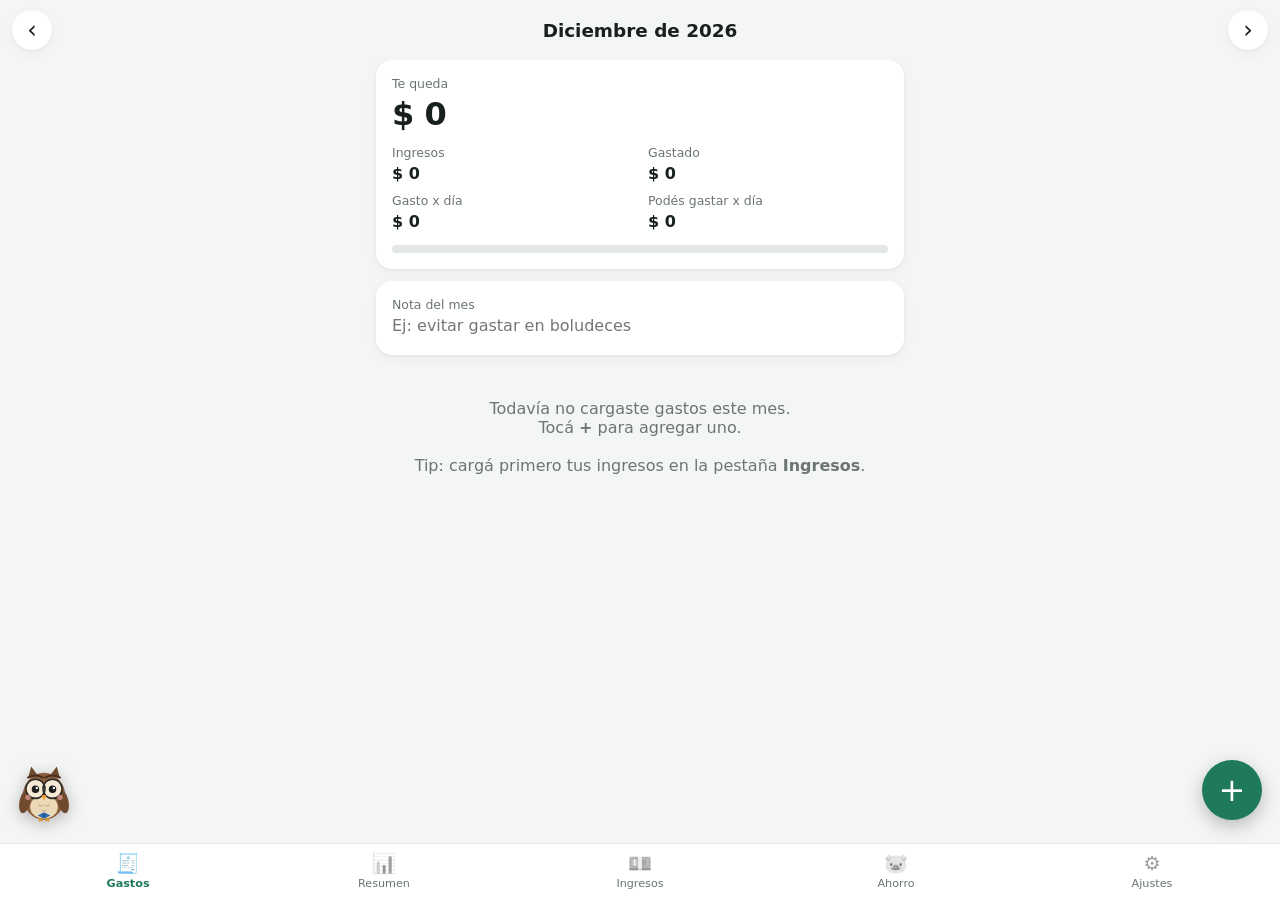
<file: index.html>
<!doctype html>
<html lang="es">
<head>
<meta charset="utf-8">
<meta name="viewport" content="width=device-width, initial-scale=1, viewport-fit=cover">
<title>Mis Gastos</title>
<meta name="theme-color" content="#1f7a5a">
<meta name="apple-mobile-web-app-capable" content="yes">
<meta name="apple-mobile-web-app-status-bar-style" content="default">
<meta name="apple-mobile-web-app-title" content="Gastos">
<link rel="manifest" href="manifest.webmanifest">
<link rel="icon" href="icon.svg" type="image/svg+xml">
<link rel="apple-touch-icon" href="icon-192.png">
<link rel="stylesheet" href="styles.css">
</head>
<body>
<header class="top">
  <button class="nav-btn" id="prevMonth" aria-label="Mes anterior">‹</button>
  <h1 id="monthTitle">Mes</h1>
  <button class="nav-btn" id="nextMonth" aria-label="Mes siguiente">›</button>
</header>

<main>
  <!-- GASTOS -->
  <section class="view" id="view-gastos">
    <div class="summary card">
      <div class="sum-main">
        <span class="label">Te queda</span>
        <span class="big" id="sumRestante">$0</span>
      </div>
      <div class="sum-grid">
        <div><span class="label">Ingresos</span><b id="sumIngresos">$0</b></div>
        <div><span class="label">Gastado</span><b id="sumGastado">$0</b></div>
        <div><span class="label">Gasto x día</span><b id="sumPorDia">$0</b></div>
        <div><span class="label">Podés gastar x día</span><b id="sumDisponibleDia">$0</b></div>
      </div>
      <div class="bar"><div class="bar-fill" id="sumBar"></div></div>
    </div>
    <div class="note-box card" id="monthNoteBox">
      <label class="label" for="monthNote">Nota del mes</label>
      <textarea id="monthNote" rows="1" placeholder="Ej: evitar gastar en boludeces"></textarea>
    </div>
    <div id="gastosList"></div>
  </section>

  <!-- RESUMEN -->
  <section class="view" id="view-resumen" hidden>
    <div class="card">
      <h2>🦉 Tu plan de mejora</h2>
      <div id="planList"></div>
      <div id="planLogrados"></div>
    </div>
    <div class="card">
      <h2>Informes de fin de mes</h2>
      <div id="informesList"></div>
      <button class="btn ghost full" id="informePreliminar">Ver cómo viene este mes</button>
    </div>
    <div class="card">
      <h2>Por categoría</h2>
      <div id="catBreakdown"></div>
    </div>
    <div class="card">
      <h2>Cuánto quedó cada mes</h2>
      <div id="monthsHistory"></div>
    </div>
  </section>

  <!-- INGRESOS -->
  <section class="view" id="view-ingresos" hidden>
    <div class="card">
      <h2>Ingresos del mes</h2>
      <div id="ingresosList"></div>
      <button class="btn secondary full" id="addIngreso">+ Agregar ingreso</button>
      <button class="btn ghost full" id="copyIngresos">Copiar ingresos del mes anterior</button>
    </div>
    <div class="card">
      <h2>Gastos fijos</h2>
      <p class="muted">Copiá los gastos marcados como fijos (alquiler, expensas, servicios…) del mes anterior a este mes.</p>
      <button class="btn ghost full" id="copyFijos">Copiar gastos fijos del mes anterior</button>
    </div>
  </section>

  <!-- AHORRO -->
  <section class="view" id="view-ahorro" hidden>
    <div class="summary card">
      <div class="sum-main">
        <span class="label">Ahorro total</span>
        <span class="big" id="ahorroTotal">0</span>
      </div>
      <div id="ahorroOtras" class="muted"></div>
    </div>
    <div class="card">
      <div id="ahorrosList"></div>
      <button class="btn secondary full" id="addAhorro">+ Agregar cuenta de ahorro</button>
    </div>
  </section>

  <!-- AJUSTES -->
  <section class="view" id="view-ajustes" hidden>
    <div class="card">
      <h2>🦉 Tu estratega</h2>
      <label class="label" for="metaAhorro">Meta de ahorro (% de tus ingresos)</label>
      <input id="metaAhorro" type="number" inputmode="numeric" min="0" max="80" step="1">
      <p class="muted small" style="margin-bottom:14px">Con 10% ya estás muy bien. Si un mes no da, poné 0: Benito no te va a apurar.</p>
      <label class="label" for="inflacion">Inflación mensual estimada (%)</label>
      <input id="inflacion" type="text" inputmode="decimal" autocomplete="off">
      <p class="muted small" style="margin-bottom:14px">Benito la usa para comparar meses sin contarte los aumentos como si fueran gasto de más. Actualizala cuando salga el dato del INDEC (septiembre 2026: 1,9%).</p>
      <label class="check"><input id="hablarAlAbrir" type="checkbox"> Que el chat con Benito se abra solo al entrar a la app</label>
      <p class="muted small">Si no lo tildás, Benito solo muestra un puntito cuando tiene un informe nuevo. Le hablás cuando quieras.</p>
    </div>
    <div class="card">
      <h2>Sincronizar con GitHub</h2>
      <p class="muted">Guarda tus datos en un <i>Gist secreto</i> de tu cuenta de GitHub. Conectá la compu y el celu con tu token y lo que cargues en uno aparece en el otro.</p>
      <label class="label" for="ghToken">Token de GitHub (permiso "gist")</label>
      <input id="ghToken" type="password" autocomplete="off" placeholder="ghp_...">
      <label class="label" for="ghGist">ID del Gist (se completa solo)</label>
      <input id="ghGist" type="text" autocomplete="off" placeholder="dejalo vacío">
      <div class="row">
        <button class="btn primary grow" id="ghSave">Conectar</button>
        <button class="btn ghost" id="ghDisconnect">Desconectar</button>
      </div>
      <button class="btn secondary full" id="ghSyncNow">Sincronizar ahora</button>
      <p class="muted small" id="ghStatus"></p>
      <p class="muted small" id="ghInfo"></p>
    </div>
    <div class="card">
      <h2>Categorías</h2>
      <div id="catsEdit" class="chips"></div>
      <div class="row">
        <input id="newCat" type="text" placeholder="Nueva categoría">
        <button class="btn secondary" id="addCat">Agregar</button>
      </div>
    </div>
    <div class="card">
      <h2>Exportar / importar</h2>
      <button class="btn ghost full" id="exportCsv">Descargar este mes en CSV (Excel)</button>
      <button class="btn ghost full" id="exportJson">Descargar backup completo (JSON)</button>
      <label class="btn ghost full file-btn">Importar backup (JSON)
        <input type="file" id="importJson" accept="application/json,.json" hidden>
      </label>
    </div>
  </section>
</main>

<button class="fab" id="fab" aria-label="Cargar gasto">+</button>

<nav class="tabs">
  <button data-view="gastos" class="active"><span>🧾</span>Gastos</button>
  <button data-view="resumen"><span>📊</span>Resumen</button>
  <button data-view="ingresos"><span>💵</span>Ingresos</button>
  <button data-view="ahorro"><span>🐷</span>Ahorro</button>
  <button data-view="ajustes"><span>⚙️</span>Ajustes</button>
</nav>

<!-- Hoja para cargar/editar -->
<div class="sheet-backdrop" id="sheetBackdrop" hidden></div>
<form class="sheet" id="sheet" hidden autocomplete="off">
  <div class="sheet-handle"></div>
  <h2 id="sheetTitle">Nuevo gasto</h2>
  <div id="sheetBody"></div>
  <div class="row">
    <button type="button" class="btn danger" id="sheetDelete" hidden>Borrar</button>
    <button type="button" class="btn ghost" id="sheetCancel">Cancelar</button>
    <button type="submit" class="btn primary grow">Guardar</button>
  </div>
</form>

<div class="toast" id="toast" hidden></div>

<!-- Informe mensual -->
<div class="panel" id="informePanel" hidden>
  <div class="panel-top">
    <b>Informe mensual</b>
    <button class="nav-btn" id="informeCerrar" aria-label="Cerrar">✕</button>
  </div>
  <div class="panel-body" id="informeBody"></div>
</div>

<script src="asesor.js"></script>
<script src="benito-chat.js"></script>
<script src="app.js"></script>
</body>
</html>
</file>
<file: styles.css>
:root {
  --bg: #f4f6f5;
  --card: #ffffff;
  --text: #17201c;
  --muted: #6b7672;
  --line: #e3e8e6;
  --primary: #1f7a5a;
  --primary-soft: #e3f2ec;
  --danger: #c0392b;
  --warn: #d98c1f;
  --shadow: 0 1px 3px rgba(0,0,0,.06), 0 4px 14px rgba(0,0,0,.04);
  color-scheme: light;
}
@media (prefers-color-scheme: dark) {
  :root {
    --bg: #101513;
    --card: #19201d;
    --text: #e8eeeb;
    --muted: #93a09b;
    --line: #2a3430;
    --primary: #3fb58a;
    --primary-soft: #1d3a2f;
    --danger: #ef6b5b;
    --warn: #f0a83e;
    --shadow: none;
    color-scheme: dark;
  }
}
* { box-sizing: border-box; }
html, body { margin: 0; }
body {
  font-family: system-ui, -apple-system, "Segoe UI", Roboto, sans-serif;
  background: var(--bg);
  color: var(--text);
  font-size: 16px;
  -webkit-tap-highlight-color: transparent;
  padding-bottom: calc(80px + env(safe-area-inset-bottom));
}
button, input, select, textarea { font: inherit; color: inherit; }

.top {
  position: sticky; top: 0; z-index: 5;
  display: flex; align-items: center; justify-content: space-between;
  padding: calc(10px + env(safe-area-inset-top)) 12px 10px;
  background: var(--bg);
}
.top h1 { font-size: 1.15rem; margin: 0; }
.nav-btn {
  width: 40px; height: 40px; border-radius: 50%;
  border: 0; background: var(--card); box-shadow: var(--shadow);
  font-size: 1.5rem; line-height: 1; cursor: pointer;
}

main { max-width: 560px; margin: 0 auto; padding: 0 16px; }
.card {
  background: var(--card); border-radius: 16px; padding: 16px;
  margin-bottom: 12px; box-shadow: var(--shadow);
}
.card h2 { font-size: 1rem; margin: 0 0 12px; }
.label { display: block; font-size: .78rem; color: var(--muted); margin-bottom: 4px; }
.muted { color: var(--muted); font-size: .9rem; margin: 0 0 12px; }
.small { font-size: .8rem; margin: 8px 0 0; }

.summary .sum-main { display: flex; flex-direction: column; margin-bottom: 12px; }
.big { font-size: 2rem; font-weight: 700; letter-spacing: -.5px; }
.big.neg { color: var(--danger); }
.sum-grid { display: grid; grid-template-columns: 1fr 1fr; gap: 10px 16px; }
.sum-grid b { font-size: 1rem; }
.sum-grid .usd { display: block; font-weight: 400; font-size: .78rem; color: var(--muted); }
.bar { height: 8px; background: var(--line); border-radius: 99px; overflow: hidden; margin-top: 14px; }
.bar-fill { height: 100%; width: 0; background: var(--primary); border-radius: 99px; transition: width .3s; }
.bar-fill.warn { background: var(--warn); }
.bar-fill.over { background: var(--danger); }

.note-box textarea {
  width: 100%; border: 0; background: transparent; resize: none; padding: 0; outline: none;
}

.day-group { margin: 16px 0 6px; font-size: .8rem; font-weight: 600; color: var(--muted); text-transform: uppercase; letter-spacing: .4px; }
.item {
  display: flex; align-items: center; gap: 12px;
  background: var(--card); border-radius: 14px; padding: 12px 14px; margin-bottom: 8px;
  box-shadow: var(--shadow); cursor: pointer; border: 0; width: 100%; text-align: left;
}
.item .dot { width: 36px; height: 36px; border-radius: 10px; flex: none; display: grid; place-items: center; font-size: .8rem; font-weight: 700; color: #fff; }
.item .mid { flex: 1; min-width: 0; }
.item .t { font-weight: 600; white-space: nowrap; overflow: hidden; text-overflow: ellipsis; }
.item .s { font-size: .8rem; color: var(--muted); white-space: nowrap; overflow: hidden; text-overflow: ellipsis; }
.item .amt { text-align: right; font-weight: 700; white-space: nowrap; }
.item .amt small { display: block; font-weight: 400; font-size: .75rem; color: var(--muted); }
.badge { display: inline-block; font-size: .65rem; padding: 1px 6px; border-radius: 99px; background: var(--primary-soft); color: var(--primary); margin-left: 4px; vertical-align: middle; }
.empty { text-align: center; color: var(--muted); padding: 32px 12px; }

.cat-row { margin-bottom: 12px; }
.cat-row .h { display: flex; justify-content: space-between; font-size: .9rem; margin-bottom: 4px; }
.cat-row .bar { margin-top: 0; height: 10px; }

.hist-row { display: flex; justify-content: space-between; padding: 8px 0; border-bottom: 1px solid var(--line); font-size: .9rem; }
.hist-row:last-child { border-bottom: 0; }
.hist-row small { display: block; color: var(--muted); font-size: .78rem; }
.hist-row b { align-self: center; }
.hist-row .neg { color: var(--danger); }

.line-item { display: flex; justify-content: space-between; align-items: center; padding: 10px 0; border-bottom: 1px solid var(--line); cursor: pointer; }
.line-item:last-of-type { border-bottom: 0; }

input[type=text], input[type=password], input[type=date], input[type=number], select {
  width: 100%; padding: 12px; border-radius: 12px; border: 1px solid var(--line);
  background: var(--bg); margin-bottom: 12px; outline: none;
}
input:focus, select:focus { border-color: var(--primary); }
.amount-input { font-size: 1.8rem; font-weight: 700; text-align: center; }

.row { display: flex; gap: 8px; align-items: center; }
.row input { margin-bottom: 0; }
.grow { flex: 1; }
.btn { border: 0; border-radius: 12px; padding: 12px 16px; font-weight: 600; cursor: pointer; }
.btn.full { width: 100%; display: block; margin-top: 8px; text-align: center; }
.btn.primary { background: var(--primary); color: #fff; }
.btn.secondary { background: var(--primary-soft); color: var(--primary); }
.btn.ghost { background: transparent; border: 1px solid var(--line); }
.btn.danger { background: transparent; color: var(--danger); border: 1px solid var(--danger); }
.file-btn { box-sizing: border-box; }

.chips { display: flex; flex-wrap: wrap; gap: 8px; margin-bottom: 12px; }
.chip {
  border: 1px solid var(--line); background: var(--bg); border-radius: 99px;
  padding: 8px 12px; font-size: .85rem; cursor: pointer;
}
.chip.on { background: var(--primary); color: #fff; border-color: var(--primary); }
.chip .x { margin-left: 6px; opacity: .6; }
.check { display: flex; align-items: center; gap: 8px; margin-bottom: 12px; font-size: .9rem; }
.check input { width: 20px; height: 20px; }

.fab {
  position: fixed; right: 18px; bottom: calc(80px + env(safe-area-inset-bottom));
  width: 60px; height: 60px; border-radius: 50%; border: 0;
  background: var(--primary); color: #fff; font-size: 2rem; line-height: 1;
  box-shadow: 0 6px 18px rgba(0,0,0,.25); cursor: pointer; z-index: 6;
}

.tabs {
  position: fixed; left: 0; right: 0; bottom: 0; z-index: 7;
  display: flex; background: var(--card); border-top: 1px solid var(--line);
  padding-bottom: env(safe-area-inset-bottom);
}
.tabs button {
  flex: 1; border: 0; background: none; padding: 8px 0 10px; font-size: .7rem; color: var(--muted);
  display: flex; flex-direction: column; align-items: center; gap: 2px; cursor: pointer;
}
.tabs button span { font-size: 1.2rem; filter: grayscale(1); opacity: .7; }
.tabs button.active { color: var(--primary); font-weight: 600; }
.tabs button.active span { filter: none; opacity: 1; }

.sheet-backdrop { position: fixed; inset: 0; background: rgba(0,0,0,.4); z-index: 10; }
.sheet {
  position: fixed; left: 0; right: 0; bottom: 0; z-index: 11;
  max-width: 560px; margin: 0 auto; max-height: 92vh; overflow-y: auto;
  background: var(--card); border-radius: 20px 20px 0 0;
  padding: 8px 16px calc(16px + env(safe-area-inset-bottom));
}
.sheet h2 { font-size: 1.1rem; margin: 8px 0 16px; }
.sheet-handle { width: 40px; height: 5px; border-radius: 99px; background: var(--line); margin: 4px auto 0; }

.toast {
  position: fixed; left: 50%; transform: translateX(-50%);
  bottom: calc(150px + env(safe-area-inset-bottom)); z-index: 20;
  background: var(--text); color: var(--bg); padding: 10px 16px; border-radius: 99px; font-size: .9rem;
  max-width: calc(100% - 32px);
}
[hidden] { display: none !important; }
.btn.chico { padding: 6px 10px; font-size: .8rem; border-radius: 10px; }

/* ---------- Benito, el búho estratega ---------- */
.buho {
  position: fixed; left: 12px; bottom: calc(76px + env(safe-area-inset-bottom)); z-index: 8;
  width: 64px; height: 64px; padding: 0; border: 0; background: none; cursor: pointer;
  filter: drop-shadow(0 4px 8px rgba(0,0,0,.25));
  animation: flotar 3.2s ease-in-out infinite;
}
.buho-svg { width: 100%; height: 100%; display: block; overflow: visible; }
.buho.saltito { animation: saltito .45s ease-out, flotar 3.2s ease-in-out .45s infinite; }
.buho .parpados rect { transform-box: fill-box; transform-origin: top; transform: scaleY(0); animation: parpadeo 4.5s infinite; }
.buho .ceja { display: none; }
.buho[data-mood="feliz"] .ceja-feliz, .buho[data-mood="atento"] .ceja-atento,
.buho[data-mood="alerta"] .ceja-alerta, .buho[data-mood="pensando"] .ceja-pensando { display: inline; }
.buho .mejillas { display: none; }
.buho[data-mood="feliz"] .mejillas { display: inline; }
.buho .pupilas { transition: transform .3s; }
.buho[data-mood="pensando"] .pupilas { transform: translate(3px, -4px); }
.buho[data-mood="alerta"] .pupilas { transform: scale(.8); transform-origin: 60px 55px; }
@keyframes flotar { 0%, 100% { transform: translateY(0); } 50% { transform: translateY(-4px); } }
@keyframes saltito { 0% { transform: translateY(0) scale(1); } 40% { transform: translateY(-12px) scale(1.06); } 100% { transform: translateY(0) scale(1); } }
@keyframes parpadeo { 0%, 94%, 100% { transform: scaleY(0); } 97% { transform: scaleY(1); } }
@media (prefers-reduced-motion: reduce) { .buho, .buho.saltito, .buho .parpados rect { animation: none; } }

/* Puntito de aviso: Benito tiene algo para contarte */
.buho-aviso {
  position: absolute; top: 2px; right: 2px; min-width: 20px; height: 20px; padding: 0 5px;
  border-radius: 99px; background: var(--danger); color: #fff; border: 2px solid var(--bg);
  font-size: .7rem; font-weight: 700; line-height: 16px; text-align: center;
  animation: latido 2s ease-in-out infinite;
}
@keyframes latido { 0%, 100% { transform: scale(1); } 50% { transform: scale(1.15); } }
body.chat-abierto .buho:not(.chat-buho), body.chat-abierto .fab { display: none; }

/* Chat con Benito */
.chat-backdrop { position: fixed; inset: 0; background: rgba(0,0,0,.4); z-index: 12; }
.chat {
  position: fixed; left: 0; right: 0; bottom: 0; z-index: 13;
  max-width: 560px; margin: 0 auto;
  height: min(86vh, 720px); height: min(86dvh, 720px);
  display: flex; flex-direction: column;
  background: var(--bg); border-radius: 20px 20px 0 0;
  padding-bottom: env(safe-area-inset-bottom);
  box-shadow: 0 -8px 30px rgba(0,0,0,.2);
  animation: subir .25s ease-out;
}
@keyframes subir { from { transform: translateY(30px); opacity: 0; } to { transform: none; opacity: 1; } }
.chat-top { display: flex; align-items: center; gap: 10px; padding: 10px 12px; border-bottom: 1px solid var(--line); }
.buho.chat-buho { position: static; width: 46px; height: 46px; flex: none; animation: none; filter: none; }
.chat-titulo { flex: 1; display: flex; flex-direction: column; line-height: 1.2; }
.chat-titulo span { font-size: .78rem; color: var(--muted); }
.chat-msgs { flex: 1; overflow-y: auto; padding: 14px 12px; display: flex; flex-direction: column; gap: 8px; }
.msg { max-width: 85%; padding: 10px 13px; border-radius: 16px; line-height: 1.4; font-size: .94rem; overflow-wrap: anywhere; }
.msg.benito { align-self: flex-start; background: var(--card); border-bottom-left-radius: 4px; box-shadow: var(--shadow); }
.msg.yo { align-self: flex-end; background: var(--primary); color: #fff; border-bottom-right-radius: 4px; }
.msg small { color: var(--muted); }
.msg-acc { display: block; margin-top: 8px; }
.msg-acc:disabled { opacity: .5; }
.escribiendo { display: flex; gap: 4px; padding: 14px; }
.escribiendo span { width: 7px; height: 7px; border-radius: 50%; background: var(--muted); animation: puntos 1s infinite; }
.escribiendo span:nth-child(2) { animation-delay: .15s; }
.escribiendo span:nth-child(3) { animation-delay: .3s; }
@keyframes puntos { 0%, 60%, 100% { opacity: .3; transform: translateY(0); } 30% { opacity: 1; transform: translateY(-3px); } }
.chat-chips { display: flex; gap: 6px; overflow-x: auto; padding: 8px 12px; scrollbar-width: none; }
.chat-chips::-webkit-scrollbar { display: none; }
.chat-chips .chip { white-space: nowrap; flex: none; background: var(--card); }
.chat-form { display: flex; gap: 8px; padding: 8px 12px 12px; }
.chat-form input { flex: 1; margin: 0; background: var(--card); }
.chat-form .btn { padding: 12px 16px; }
@media (prefers-reduced-motion: reduce) { .chat, .buho-aviso, .escribiendo span { animation: none; } }

/* Plan de mejora */
.paso { border: 1px solid var(--line); border-radius: 14px; padding: 12px; margin-bottom: 10px; }
.paso-t { font-weight: 600; margin-bottom: 4px; }
.paso-s { font-size: .82rem; color: var(--muted); margin-top: 2px; }
.paso .bar { margin-top: 8px; }
.paso-pie { display: flex; justify-content: space-between; align-items: center; margin-top: 10px; gap: 8px; }
.paso-racha { font-size: .8rem; letter-spacing: 1px; }
details summary { cursor: pointer; font-size: .9rem; color: var(--muted); margin: 4px 0 6px; }

/* Panel del informe */
.panel { position: fixed; inset: 0; z-index: 15; background: var(--bg); overflow-y: auto; }
.panel-top {
  position: sticky; top: 0; display: flex; justify-content: space-between; align-items: center;
  padding: calc(10px + env(safe-area-inset-top)) 16px 10px; background: var(--bg); z-index: 1;
}
.panel-body { max-width: 560px; margin: 0 auto; padding: 0 16px 32px; }
.panel-body h3 { font-size: 1rem; margin: 20px 0 8px; }
.panel-body .sum-grid { margin-top: 12px; }
.panel-body .neg { color: var(--danger); }
.informe-head { display: flex; gap: 12px; align-items: center; }
.buho.mini { position: static; width: 72px; height: 72px; flex: none; animation: none; filter: none; }
.informe-titular { margin: 4px 0 0; font-size: 1.05rem; font-weight: 600; line-height: 1.35; }
.informe-lista { padding-left: 20px; margin: 0; }
.informe-lista li { margin-bottom: 10px; line-height: 1.4; }
body.sin-scroll { overflow: hidden; }
</file>
